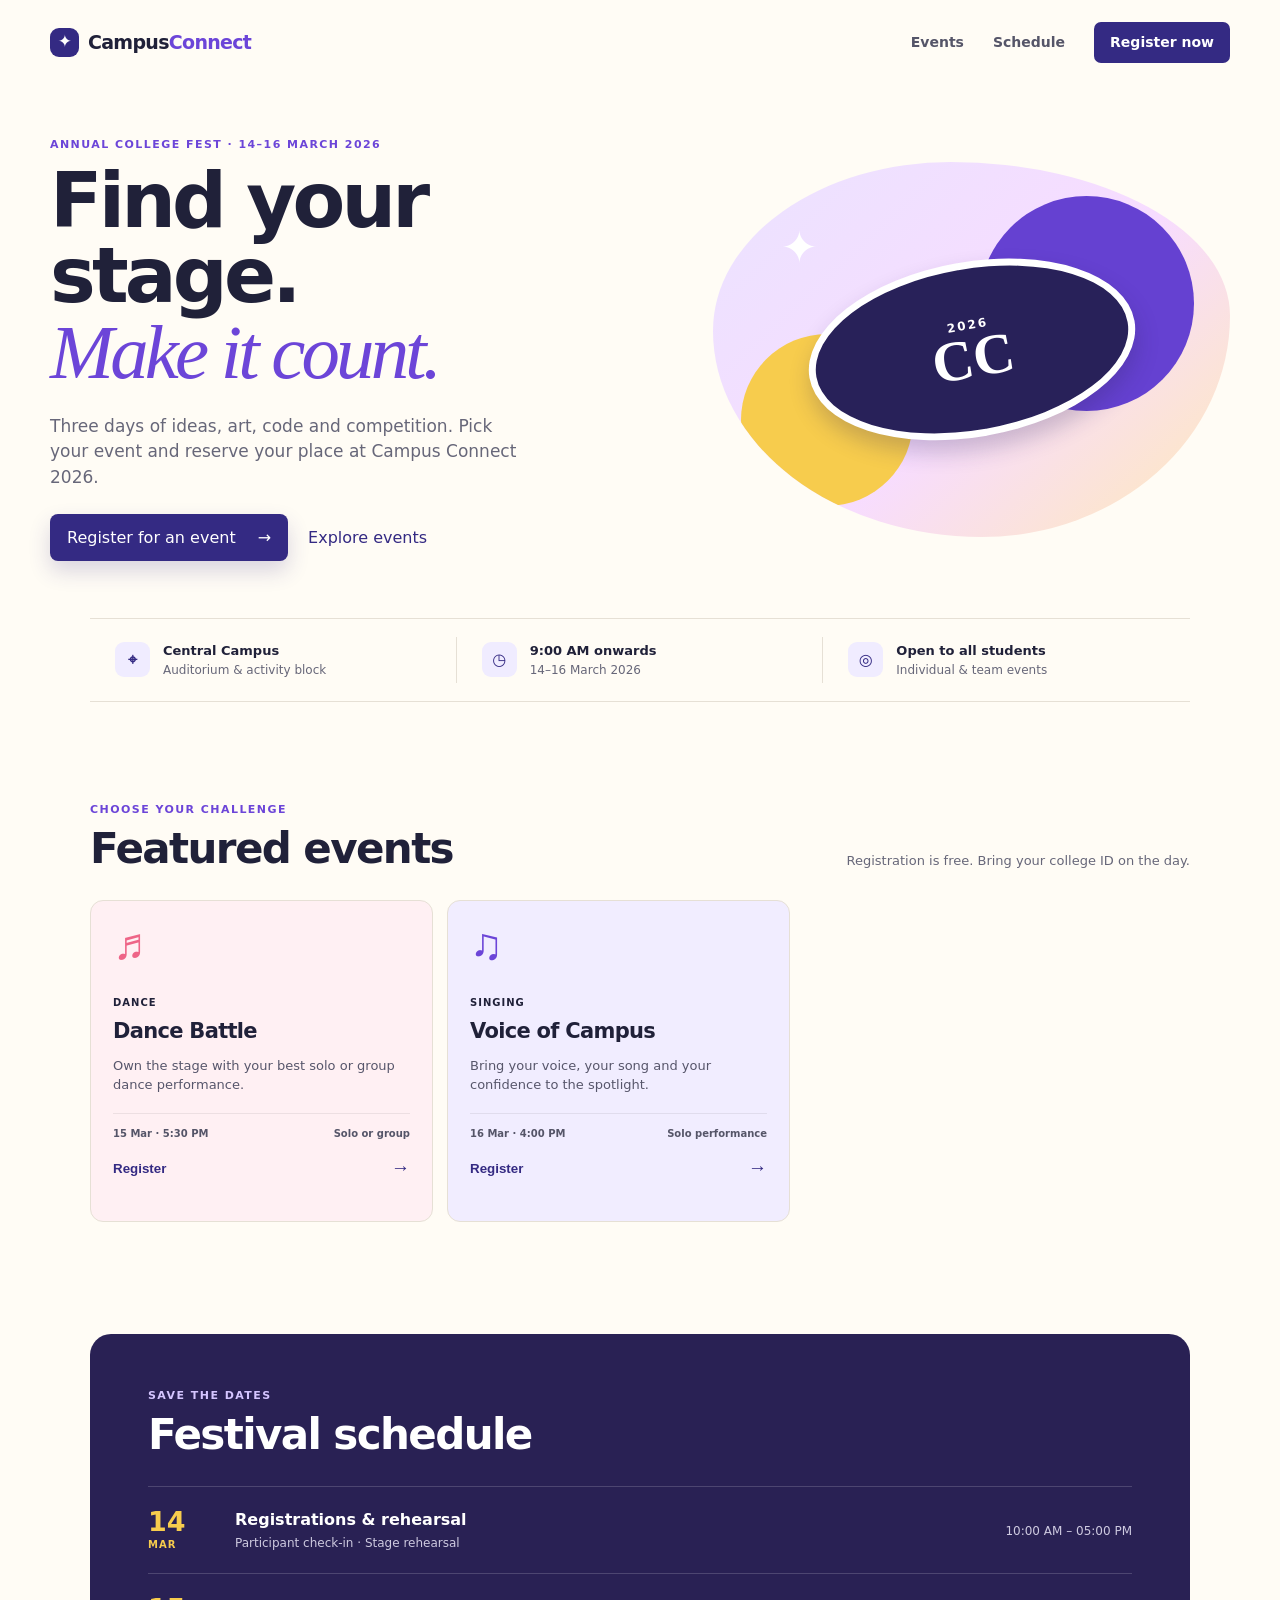
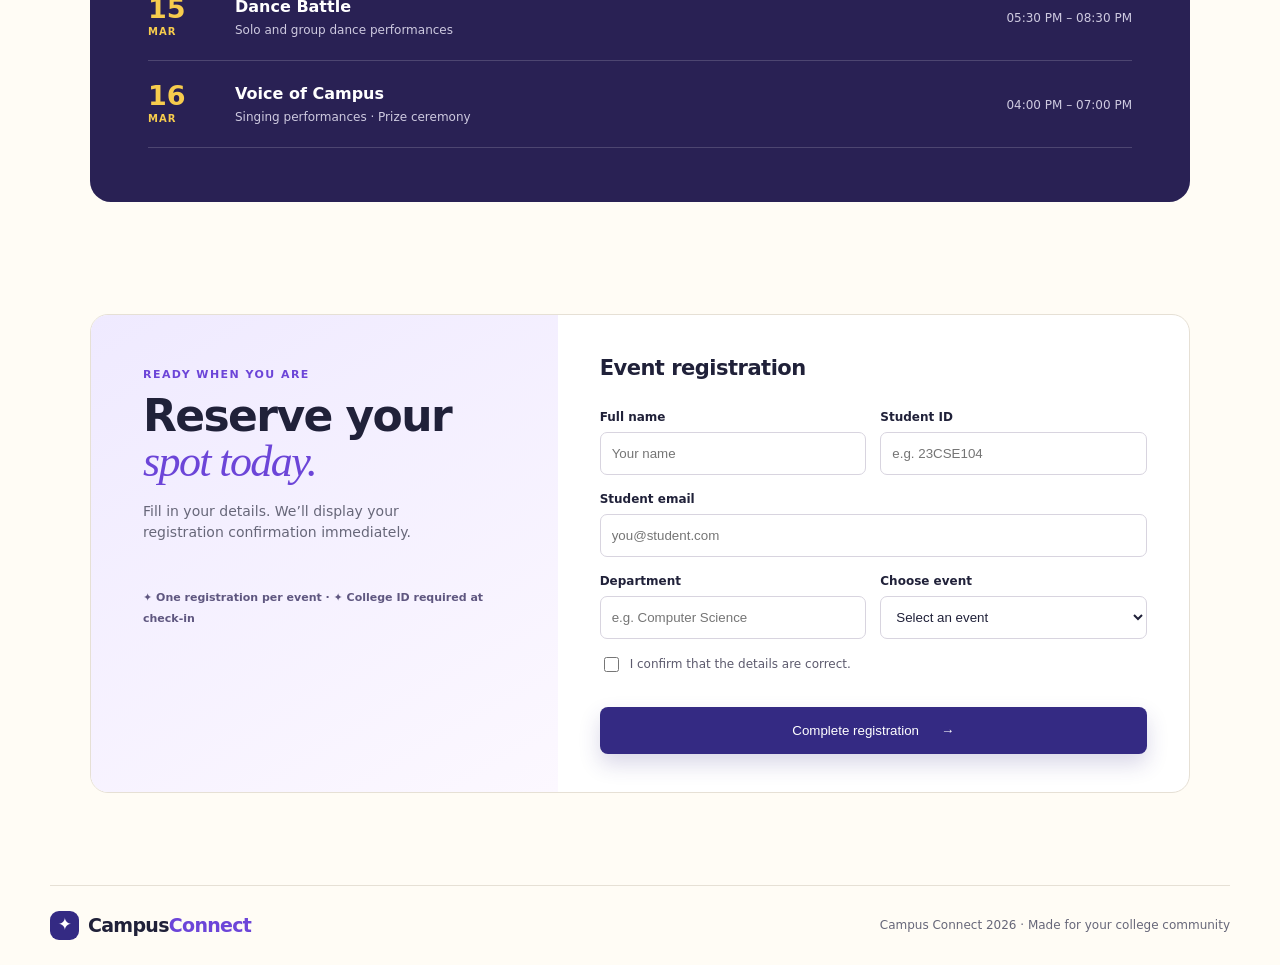
<file: index.html>
<!doctype html>
<html lang="en">
<head>
  <meta charset="utf-8">
  <meta name="viewport" content="width=device-width, initial-scale=1">
  <meta name="theme-color" content="#342a83">
  <title>Campus Connect 2026 | College Event Registration</title>
  <link rel="stylesheet" href="styles.css">
  <style>
    .event-grid { grid-template-columns: repeat(2, minmax(0, 1fr)); max-width: 700px; }
    @media (max-width: 560px) { .event-grid { grid-template-columns: 1fr; } }
  </style>
</head>
<body>
  <header class="site-header">
    <a class="brand" href="#home" aria-label="Campus Connect home"><span class="brand-icon">✦</span><span>Campus<span>Connect</span></span></a>
    <button class="menu-button" id="menuButton" aria-expanded="false" aria-controls="navigation">Menu</button>
    <nav id="navigation" aria-label="Main navigation">
      <a href="#events">Events</a><a href="#schedule">Schedule</a><a href="#register" class="nav-cta">Register now</a>
    </nav>
  </header>

  <main id="home">
    <section class="hero">
      <div class="hero-copy">
        <p class="eyebrow">ANNUAL COLLEGE FEST · 14–16 MARCH 2026</p>
        <h1>Find your stage.<br><em>Make it count.</em></h1>
        <p class="hero-text">Three days of ideas, art, code and competition. Pick your event and reserve your place at Campus Connect 2026.</p>
        <div class="hero-actions"><a class="button primary" href="#register">Register for an event <span>→</span></a><a class="button text" href="#events">Explore events</a></div>
      </div>
      <div class="hero-art" aria-hidden="true">
        <div class="orb orb-one"></div><div class="orb orb-two"></div><div class="event-badge"><span>2026</span><b>CC</b></div>
        <div class="spark spark-one">✦</div><div class="spark spark-two">✦</div>
      </div>
    </section>

    <section class="quick-info" aria-label="Festival information">
      <div><span class="info-icon">⌖</span><p><b>Central Campus</b><br>Auditorium & activity block</p></div>
      <div><span class="info-icon">◷</span><p><b>9:00 AM onwards</b><br>14–16 March 2026</p></div>
      <div><span class="info-icon">◎</span><p><b>Open to all students</b><br>Individual & team events</p></div>
    </section>

    <section class="section events" id="events">
      <div class="section-heading"><div><p class="eyebrow">CHOOSE YOUR CHALLENGE</p><h2>Featured events</h2></div><p>Registration is free. Bring your college ID on the day.</p></div>
      <div class="event-grid">
        <article class="event-card culture"><div class="event-symbol">♬</div><span class="tag">DANCE</span><h3>Dance Battle</h3><p>Own the stage with your best solo or group dance performance.</p><div class="event-meta"><span>15 Mar · 5:30 PM</span><span>Solo or group</span></div><button class="event-register" data-event="Dance Battle">Register <span>→</span></button></article>
        <article class="event-card ideas"><div class="event-symbol">♫</div><span class="tag">SINGING</span><h3>Voice of Campus</h3><p>Bring your voice, your song and your confidence to the spotlight.</p><div class="event-meta"><span>16 Mar · 4:00 PM</span><span>Solo performance</span></div><button class="event-register" data-event="Voice of Campus">Register <span>→</span></button></article>
      </div>
    </section>

    <section class="section schedule" id="schedule">
      <div class="section-heading"><div><p class="eyebrow">SAVE THE DATES</p><h2>Festival schedule</h2></div></div>
      <div class="schedule-list">
        <div class="schedule-item"><div class="day">14 <small>MAR</small></div><div><h3>Registrations & rehearsal</h3><p>Participant check-in · Stage rehearsal</p></div><span>10:00 AM – 05:00 PM</span></div>
        <div class="schedule-item"><div class="day">15 <small>MAR</small></div><div><h3>Dance Battle</h3><p>Solo and group dance performances</p></div><span>05:30 PM – 08:30 PM</span></div>
        <div class="schedule-item"><div class="day">16 <small>MAR</small></div><div><h3>Voice of Campus</h3><p>Singing performances · Prize ceremony</p></div><span>04:00 PM – 07:00 PM</span></div>
      </div>
    </section>

    <section class="register-wrap" id="register">
      <div class="register-copy"><p class="eyebrow">READY WHEN YOU ARE</p><h2>Reserve your<br><em>spot today.</em></h2><p>Fill in your details. We’ll display your registration confirmation immediately.</p><div class="tiny-note">✦ One registration per event · ✦ College ID required at check-in</div></div>
      <form id="registrationForm" class="registration-form" novalidate>
        <h3>Event registration</h3>
        <div class="form-row"><div class="field"><label for="name">Full name</label><input id="name" name="name" autocomplete="name" placeholder="Your name" required></div><div class="field"><label for="studentId">Student ID</label><input id="studentId" name="studentId" placeholder="e.g. 23CSE104" required></div></div>
        <div class="field"><label for="email">Student email</label><input id="email" name="email" type="email" autocomplete="email" placeholder="you@student.com" required></div>
        <div class="form-row"><div class="field"><label for="department">Department</label><input id="department" name="department" placeholder="e.g. Computer Science" required></div><div class="field"><label for="event">Choose event</label><select id="event" name="event" required><option value="">Select an event</option><option>Dance Battle</option><option>Voice of Campus</option></select></div></div>
        <label class="check"><input id="terms" type="checkbox" required><span>I confirm that the details are correct.</span></label>
        <p class="form-message" id="formMessage" role="alert"></p>
        <button class="button primary submit-button" type="submit">Complete registration <span>→</span></button>
      </form>
    </section>

    <section class="confirmation" id="confirmation" hidden aria-live="polite"><div class="confirmation-mark">✓</div><div><p class="eyebrow">YOU’RE REGISTERED</p><h2>See you at Campus Connect!</h2><p id="confirmationText"></p></div><button id="newRegistration" class="button text">Register another event</button></section>
  </main>
  <footer><a class="brand" href="#home"><span class="brand-icon">✦</span><span>Campus<span>Connect</span></span></a><p>Campus Connect 2026 · Made for your college community</p></footer>
  <script src="app.js"></script>
</body>
</html>
</file>
<file: styles.css>
:root{--ink:#202139;--purple:#342a83;--violet:#6c45d8;--pink:#ee6587;--cream:#fffcf5;--yellow:#f7cc4d;--line:#e6e0d5;--muted:#676779}*{box-sizing:border-box}html{scroll-behavior:smooth}body{margin:0;background:var(--cream);color:var(--ink);font:16px/1.5 Inter,ui-sans-serif,system-ui,-apple-system,"Segoe UI",sans-serif}.site-header{width:min(1180px,calc(100% - 48px));height:84px;margin:auto;display:flex;align-items:center;justify-content:space-between}.brand{display:inline-flex;gap:9px;align-items:center;text-decoration:none;color:var(--ink);font-size:19px;font-weight:800;letter-spacing:-.7px}.brand>span:last-child>span{color:var(--violet)}.brand-icon{display:grid;place-items:center;background:var(--purple);color:#fff;width:29px;height:29px;border-radius:9px;font-size:17px}nav{display:flex;align-items:center;gap:29px}nav a{color:#555568;text-decoration:none;font-size:14px;font-weight:650}.nav-cta{color:#fff!important;background:var(--purple);border-radius:7px;padding:10px 16px}.menu-button{display:none;border:0;background:transparent;color:var(--purple);font-weight:800}.hero{width:min(1180px,calc(100% - 48px));min-height:530px;margin:auto;display:grid;grid-template-columns:1.1fr .9fr;align-items:center;gap:30px}.eyebrow{margin:0 0 10px;color:var(--violet);font-size:11px;letter-spacing:1.45px;font-weight:850}.hero h1{font-size:clamp(44px,6vw,78px);line-height:.98;letter-spacing:-3.8px;margin:0;font-weight:800}.hero h1 em,.register-copy em{color:var(--violet);font-family:Georgia,serif;font-weight:400}.hero-text{max-width:480px;color:var(--muted);font-size:17px;margin:24px 0}.hero-actions{display:flex;align-items:center;gap:18px}.button{border:0;border-radius:8px;display:inline-flex;align-items:center;gap:22px;justify-content:center;min-height:47px;padding:0 17px;cursor:pointer;text-decoration:none;font:700 14px inherit}.button.primary{background:var(--purple);color:white;box-shadow:0 10px 21px #342a8330}.button.primary:hover{background:#251c68}.button.text{background:transparent;color:var(--purple);padding-left:2px}.hero-art{height:375px;position:relative;overflow:hidden;background:linear-gradient(137deg,#ebe3ff,#f7dcff 55%,#ffe9b8);border-radius:46% 54% 48% 52% / 45% 41% 59% 55%;isolation:isolate}.orb{position:absolute;border-radius:50%;filter:blur(.2px)}.orb-one{width:215px;height:215px;right:36px;top:34px;background:#6541d1}.orb-two{width:172px;height:172px;left:28px;bottom:31px;background:var(--yellow)}.event-badge{position:absolute;inset:100px 94px;display:flex;flex-direction:column;align-items:center;justify-content:center;color:#fff;background:#282159;border:7px solid #fff;border-radius:50%;box-shadow:0 12px 22px #2a23543b;transform:rotate(-10deg)}.event-badge span{font-weight:700;font-size:12px;letter-spacing:2px}.event-badge b{font-family:Georgia,serif;font-size:57px;line-height:.85}.spark{position:absolute;color:#fff;font-size:45px}.spark-one{left:68px;top:52px}.spark-two{right:40px;bottom:35px;font-size:31px}.quick-info{width:min(1100px,calc(100% - 48px));margin:4px auto 100px;padding:18px 0;display:grid;grid-template-columns:repeat(3,1fr);border-block:1px solid var(--line)}.quick-info>div{padding:4px 25px;display:flex;align-items:center;gap:13px;border-right:1px solid var(--line)}.quick-info>div:last-child{border:0}.info-icon{display:grid;place-items:center;width:35px;height:35px;background:#f0ecff;color:var(--purple);border-radius:9px;font-weight:800}.quick-info p{margin:0;font-size:12px;color:var(--muted)}.quick-info b{color:var(--ink);font-size:13px}.section{width:min(1100px,calc(100% - 48px));margin:0 auto 112px}.section-heading{display:flex;justify-content:space-between;align-items:end;margin-bottom:29px}.section-heading h2,.register-copy h2,.confirmation h2{font-size:clamp(30px,4vw,42px);letter-spacing:-1.6px;line-height:1.02;margin:0}.section-heading>p{margin:0;color:var(--muted);font-size:13px}.event-grid{display:grid;grid-template-columns:repeat(4,1fr);gap:14px}.event-card{min-height:322px;padding:22px;display:flex;flex-direction:column;border-radius:13px;overflow:hidden;background:#fff;border:1px solid var(--line)}.event-card.tech{background:#eaf6ff}.event-card.culture{background:#fff0f3}.event-card.ideas{background:#f1edff}.event-card.sport{background:#fff7dd}.event-symbol{font:44px/1 Georgia,serif;margin-bottom:28px}.tech .event-symbol{color:#1786c3}.culture .event-symbol{color:var(--pink)}.ideas .event-symbol{color:var(--violet)}.sport .event-symbol{color:#df9c00}.tag{font-size:10px;letter-spacing:1px;font-weight:850;margin-bottom:6px}.event-card h3{margin:0;font-size:21px;letter-spacing:-.7px}.event-card p{font-size:13px;line-height:1.45;color:#57566b;margin:10px 0 18px}.event-meta{display:flex;justify-content:space-between;gap:5px;padding-top:12px;border-top:1px solid #00000012;color:#555568;font-size:10px;font-weight:700}.event-register{display:flex;justify-content:space-between;align-items:center;margin-top:16px;padding:0;border:0;background:none;color:var(--purple);font-weight:850;cursor:pointer}.event-register span{font-size:19px}.schedule{background:#292154;color:white;border-radius:21px;padding:54px 58px}.schedule .eyebrow{color:#d4c5ff}.schedule-list{border-top:1px solid #ffffff2b}.schedule-item{display:grid;grid-template-columns:65px 1fr auto;gap:22px;align-items:center;padding:21px 0;border-bottom:1px solid #ffffff2b}.day{font-size:27px;font-weight:800;line-height:.75;color:var(--yellow)}.day small{display:block;font-size:10px;letter-spacing:1px;margin-top:9px}.schedule-item h3{font-size:16px;margin:0}.schedule-item p,.schedule-item>span{font-size:12px;color:#cecae0;margin:2px 0 0}.register-wrap{width:min(1100px,calc(100% - 48px));margin:0 auto 92px;display:grid;grid-template-columns:.85fr 1.15fr;border:1px solid var(--line);border-radius:18px;overflow:hidden;background:#fff}.register-copy{padding:52px;background:linear-gradient(150deg,#efeaff,#fcf8ff)}.register-copy h2{font-size:44px}.register-copy>p:not(.eyebrow){color:var(--muted);font-size:14px;max-width:270px;margin:17px 0 45px}.tiny-note{font-size:11px;line-height:1.9;color:#5f5780;font-weight:650}.registration-form{padding:38px 42px}.registration-form h3{font-size:21px;letter-spacing:-.5px;margin:0 0 23px}.form-row{display:grid;grid-template-columns:1fr 1fr;gap:14px}.field{margin-bottom:15px}.field label{display:block;font-size:12px;font-weight:750;margin-bottom:6px}input,select{width:100%;height:43px;border:1px solid #d8d4df;border-radius:7px;background:white;padding:0 11px;color:var(--ink);font:14px inherit;outline:0}input:focus,select:focus{border-color:var(--violet);box-shadow:0 0 0 3px #6c45d81a}.check{display:flex;gap:8px;align-items:center;font-size:12px;color:#5c5a6d;cursor:pointer}.check input{width:15px;height:15px;accent-color:var(--purple)}.form-message{min-height:18px;margin:11px 0 0;color:#c23454;font-size:12px}.submit-button{width:100%;margin-top:3px}.confirmation{width:min(900px,calc(100% - 48px));margin:0 auto 92px;padding:27px 31px;background:#eaf7e9;border:1px solid #cce4cb;border-radius:15px;display:flex;align-items:center;gap:17px}.confirmation-mark{display:grid;place-items:center;width:47px;height:47px;border-radius:50%;background:#4b9a55;color:white;font-size:24px;font-weight:800}.confirmation .eyebrow{color:#43874c;margin-bottom:3px}.confirmation h2{font-size:23px}.confirmation p:not(.eyebrow){font-size:13px;color:#537057;margin:5px 0 0}.confirmation .button{margin-left:auto}.confirmation[hidden]{display:none}footer{width:min(1180px,calc(100% - 48px));margin:auto;padding:25px 0;display:flex;justify-content:space-between;align-items:center;border-top:1px solid var(--line)}footer p{font-size:12px;color:var(--muted);margin:0}@media(max-width:800px){.hero{grid-template-columns:1fr;gap:8px;padding:45px 0}.hero-art{height:270px;max-width:470px}.quick-info{margin-bottom:70px}.event-grid{grid-template-columns:1fr 1fr}.register-wrap{grid-template-columns:1fr}.register-copy{padding:36px}.register-copy>p:not(.eyebrow){margin-bottom:20px}.confirmation{align-items:flex-start;flex-wrap:wrap}.confirmation .button{margin-left:64px}}@media(max-width:560px){.site-header{width:calc(100% - 32px);height:70px}.menu-button{display:block}nav{display:none;position:absolute;top:61px;left:16px;right:16px;padding:12px;background:#fff;border:1px solid var(--line);border-radius:10px;z-index:5;box-shadow:0 10px 23px #00000012}nav.open{display:flex;flex-direction:column;align-items:stretch;gap:4px}nav a{padding:9px}.hero,.quick-info,.section,.register-wrap,footer{width:calc(100% - 32px)}.hero{min-height:0}.hero h1{letter-spacing:-2.5px}.quick-info{grid-template-columns:1fr;margin-top:0}.quick-info>div{border-right:0;border-bottom:1px solid var(--line);padding:12px 0}.quick-info>div:last-child{border-bottom:0}.section-heading{display:block}.section-heading>p{margin-top:9px}.event-grid{grid-template-columns:1fr}.event-card{min-height:270px}.schedule{padding:32px 22px}.schedule-item{grid-template-columns:50px 1fr}.schedule-item>span{grid-column:2}.form-row{grid-template-columns:1fr}.registration-form{padding:30px 22px}.register-copy{padding:30px 22px}.confirmation{padding:22px}.confirmation .button{margin-left:0;width:100%}footer{display:block}footer p{margin-top:12px}}
</file>
